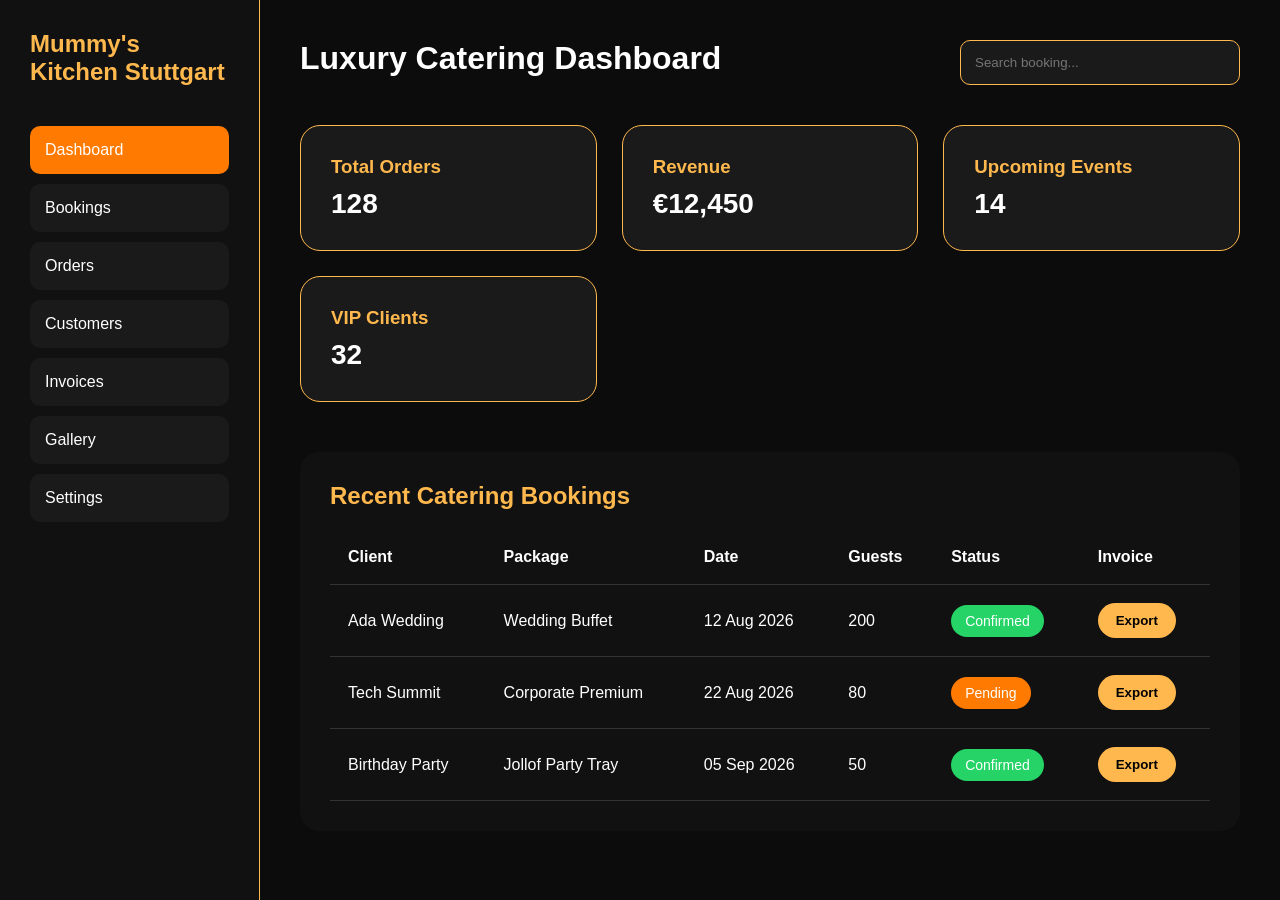
<file: Mummy’s Kitchen Stuttgart/admin.html>
<!DOCTYPE html>
<html lang="en">
<head>
  <meta charset="UTF-8" />
  <meta name="viewport" content="width=device-width, initial-scale=1.0"/>
  <title>Mummy's Kitchen Stuttgart Admin Dashboard</title>
  <link rel="stylesheet" href="admin.css" />
</head>
<body>

  <div class="dashboard">
    <!-- Sidebar -->
    <aside class="sidebar">
      <h2>Mummy's Kitchen Stuttgart</h2>
      <ul>
        <li class="active">Dashboard</li>
        <li>Bookings</li>
        <li>Orders</li>
        <li>Customers</li>
        <li>Invoices</li>
        <li>Gallery</li>
        <li>Settings</li>
      </ul>
    </aside>

    <!-- Main -->
    <main class="main-content">
      <header class="topbar">
        <h1>Luxury Catering Dashboard</h1>
        <input type="text" id="searchBooking" placeholder="Search booking...">
      </header>

      <!-- Analytics -->
      <section class="stats-grid">
        <div class="stat-card">
          <h3>Total Orders</h3>
          <p id="totalOrders">128</p>
        </div>
        <div class="stat-card">
          <h3>Revenue</h3>
          <p>€12,450</p>
        </div>
        <div class="stat-card">
          <h3>Upcoming Events</h3>
          <p>14</p>
        </div>
        <div class="stat-card">
          <h3>VIP Clients</h3>
          <p>32</p>
        </div>
      </section>

      <!-- Booking Table -->
      <section class="table-section">
        <h2>Recent Catering Bookings</h2>
        <table id="bookingTable">
          <thead>
            <tr>
              <th>Client</th>
              <th>Package</th>
              <th>Date</th>
              <th>Guests</th>
              <th>Status</th>
              <th>Invoice</th>
            </tr>
          </thead>
          <tbody>
            <tr>
              <td>Ada Wedding</td>
              <td>Wedding Buffet</td>
              <td>12 Aug 2026</td>
              <td>200</td>
              <td><span class="status confirmed">Confirmed</span></td>
              <td><button class="invoice-btn">Export</button></td>
            </tr>
            <tr>
              <td>Tech Summit</td>
              <td>Corporate Premium</td>
              <td>22 Aug 2026</td>
              <td>80</td>
              <td><span class="status pending">Pending</span></td>
              <td><button class="invoice-btn">Export</button></td>
            </tr>
            <tr>
              <td>Birthday Party</td>
              <td>Jollof Party Tray</td>
              <td>05 Sep 2026</td>
              <td>50</td>
              <td><span class="status confirmed">Confirmed</span></td>
              <td><button class="invoice-btn">Export</button></td>
            </tr>
          </tbody>
        </table>
      </section>
    </main>
  </div>

  <script src="admin.js"></script>
</body>
</html>
</file>
<file: Mummy’s Kitchen Stuttgart/admin.css>
* {
  margin: 0;
  padding: 0;
  box-sizing: border-box;
  font-family: Arial, sans-serif;
}

body {
  background: #0c0c0c;
  color: white;
}

.dashboard {
  display: flex;
  min-height: 100vh;
}

/* Sidebar */
.sidebar {
  width: 260px;
  background: #111;
  padding: 30px;
  border-right: 1px solid #ffb84d;
}

.sidebar h2 {
  color: #ffb84d;
  margin-bottom: 40px;
}

.sidebar ul {
  list-style: none;
}

.sidebar li {
  padding: 15px;
  margin: 10px 0;
  background: #1a1a1a;
  border-radius: 10px;
  cursor: pointer;
  transition: .3s;
}

.sidebar li:hover,
.sidebar .active {
  background: #ff7a00;
}

/* Main */
.main-content {
  flex: 1;
  padding: 40px;
}

.topbar {
  display: flex;
  justify-content: space-between;
  margin-bottom: 40px;
}

.topbar input {
  width: 280px;
  padding: 14px;
  border-radius: 10px;
  border: 1px solid #ffb84d;
  background: #1a1a1a;
  color: white;
}

/* Stats */
.stats-grid {
  display: grid;
  grid-template-columns: repeat(auto-fit,minmax(220px,1fr));
  gap: 25px;
  margin-bottom: 50px;
}

.stat-card {
  background: #1a1a1a;
  padding: 30px;
  border-radius: 20px;
  border: 1px solid #ffb84d;
}

.stat-card h3 {
  color: #ffb84d;
  margin-bottom: 10px;
}

.stat-card p {
  font-size: 28px;
  font-weight: bold;
}

/* Table */
.table-section {
  background: #111;
  padding: 30px;
  border-radius: 20px;
}

.table-section h2 {
  margin-bottom: 20px;
  color: #ffb84d;
}

table {
  width: 100%;
  border-collapse: collapse;
}

th, td {
  padding: 18px;
  text-align: left;
  border-bottom: 1px solid #333;
}

.status {
  padding: 8px 14px;
  border-radius: 20px;
  font-size: 14px;
}

.confirmed {
  background: #25D366;
  color: white;
}

.pending {
  background: #ff7a00;
}

.invoice-btn {
  padding: 10px 18px;
  border: none;
  border-radius: 20px;
  background: #ffb84d;
  cursor: pointer;
  font-weight: bold;
}

.invoice-btn:hover {
  background: #ff7a00;
}
</file>
